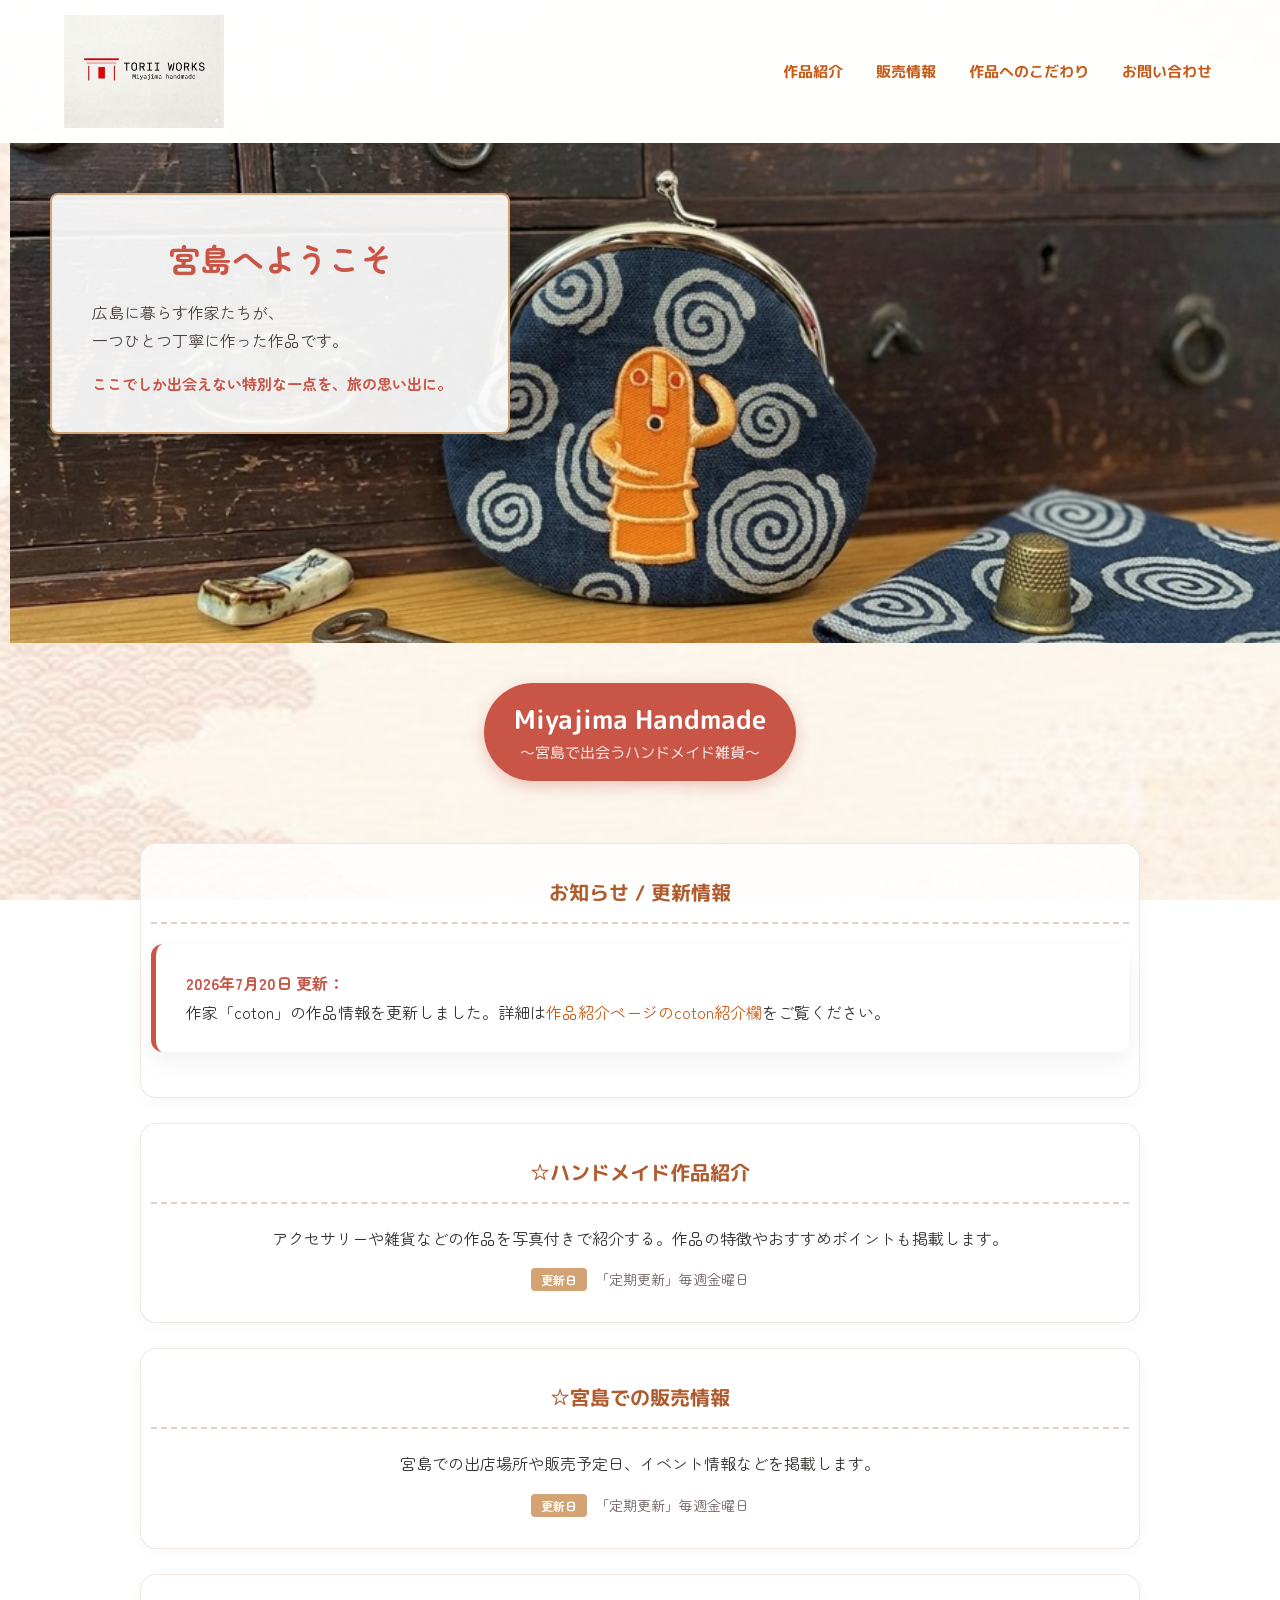
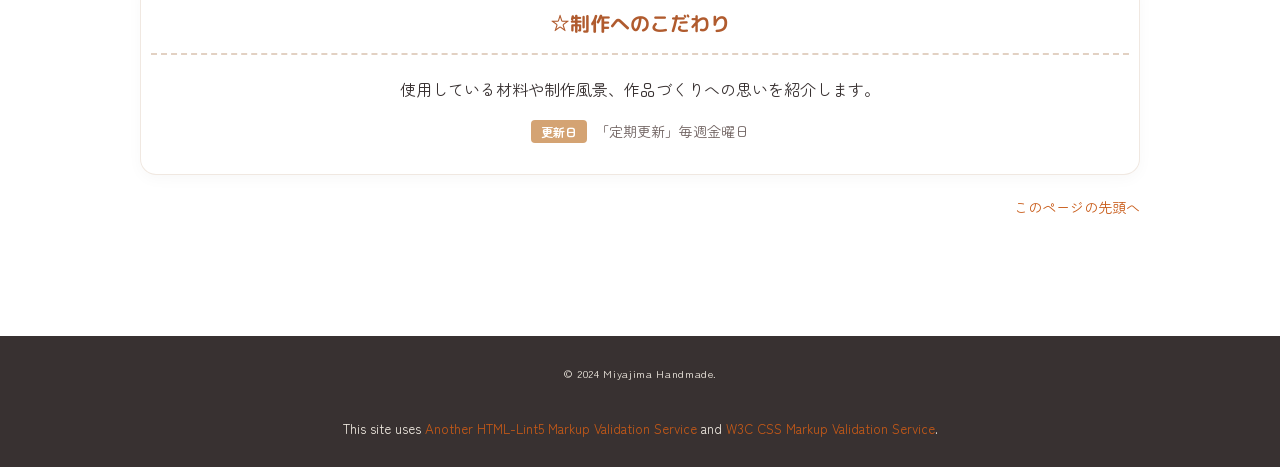
<file: index.html>
<!DOCTYPE html>
<html lang="ja">
<head>
    <meta charset="UTF-8">
    <meta name="viewport" content="width=device-width, initial-scale=1.0">
    <meta name="description" content="Miyajima Handmadeの公式トップページです。広島・宮島に暮らす作家たちが手掛ける、温かみのあるオリジナルハンドメイド雑貨をご紹介します。">
    <title>Miyajima Handmade ～宮島で出会うハンドメイド雑貨～：トップページ</title>
    <link rel="stylesheet" href="css/mystyle.css">
    
    <link rel="preconnect" href="https://fonts.googleapis.com">
    <link rel="preconnect" href="https://fonts.gstatic.com" crossorigin="anonymous">
    <link href="https://fonts.googleapis.com/css2?family=M+PLUS+Rounded+1c:wght@500;700&amp;family=Zen+Maru+Gothic:wght@400;500;700&amp;display=swap" rel="stylesheet">

    <style>
        .visually-hidden {
            position: absolute;
            width: 1px;
            height: 1px;
            padding: 0;
            margin: -1px;
            overflow: hidden;
            clip: rect(0, 0, 0, 0);
            border: 0;
        }
    </style>
</head> 

<body class="subpage">
     
      <div id="pagetop"></div>
      
    <header class="site-header">
        <a href="index.html" class="logo-wrapper">
            <img class="Logo" src="image/Logo.png" alt="トリイワークス" width="180" height="50">
        </a>

        <nav class="global-nav">
            <ul>
                <li><a href="point.html">作品紹介</a></li>
                <li><a href="bukken01.html">販売情報</a></li>
                <li><a href="company.html">作品へのこだわり</a></li>
                <li><a href="contact.html">お問い合わせ</a></li>
            </ul>
        </nav>
    </header>

    <main>
        <article class="hero-section page">
            <h1 class="visually-hidden">宮島へようこそ - Miyajima Handmade</h1>

            <div class="hero-image-container">
                <img src="image/topimage2.jpeg" alt="ハンドメイド雑貨" width="960" height="540">
            </div>
            
            <div class="catch">
                <p class="subhead" style="font-size: 2rem; font-weight: bold; margin: 0 0 10px 0;">宮島へようこそ</p>
                <p class="catch-text">広島に暮らす作家たちが、<br>一つひとつ丁寧に作った作品です。</p>
                <p class="catch-highlight"><strong>ここでしか出会えない特別な一点を、旅の思い出に。</strong></p>
            </div>
        </article>

        <div class="container">
            <div class="main-title-box">
                <h2>Miyajima Handmade<br><span>～宮島で出会うハンドメイド雑貨～</span></h2>
            </div>

            <div class="info-grid">
                <!-- 今回の課題(rep.12)で追加した「更新情報」セクション -->
                <section class="info-card page">
                    <h3>お知らせ / 更新情報</h3>
                    <div class="shadowbox" style="margin: 15px 0; border-left: 5px solid #c85546;">
                        <p style="text-align: left; margin: 0;">
                            <strong>2026年7月20日 更新：</strong><br>
                            作家「coton」の作品情報を更新しました。詳細は<a href="point.html#artist-coton">作品紹介ページのcoton紹介欄</a>をご覧ください。
                        </p>
                    </div>
                </section>

                <section class="info-card page">
                    <h3>☆ハンドメイド作品紹介</h3>
                    <p>アクセサリーや雑貨などの作品を写真付きで紹介する。作品の特徴やおすすめポイントも掲載します。</p>
                    <div class="update-tag"><span>更新日</span>「定期更新」毎週金曜日</div>
                </section>

                <section class="info-card page">
                    <h3>☆宮島での販売情報</h3>
                    <p>宮島での出店場所や販売予定日、イベント情報などを掲載します。</p>
                    <div class="update-tag"><span>更新日</span>「定期更新」毎週金曜日</div>
                </section>

                <section class="info-card page">
                    <h3>☆制作へのこだわり</h3>
                    <p>使用している材料や制作風景、作品づくりへの思いを紹介します。</p>
                    <div class="update-tag"><span>更新日</span>「定期更新」毎週金曜日</div>
                </section>
            </div>

             <p class="sentou" style="text-align: right; clear: both; margin-top: 20px;"><a href="#pagetop">このページの先頭へ</a></p>

        </div>
    </main>

    <footer>
        <p class="copyright"><small>&copy; 2024 Miyajima Handmade.</small></p>
        <br><small>This site uses <a href="http://www.htmllint.net/html-lint/htmllint.html#" target="_blank">
        Another HTML-Lint5 Markup Validation Service</a>
        and <a href="http://jigsaw.w3.org/css-validator/#validate_by_upload" target="_blank"> W3C CSS
        Markup Validation Service</a>.</small>
    </footer>

</body>
</html>
</file>
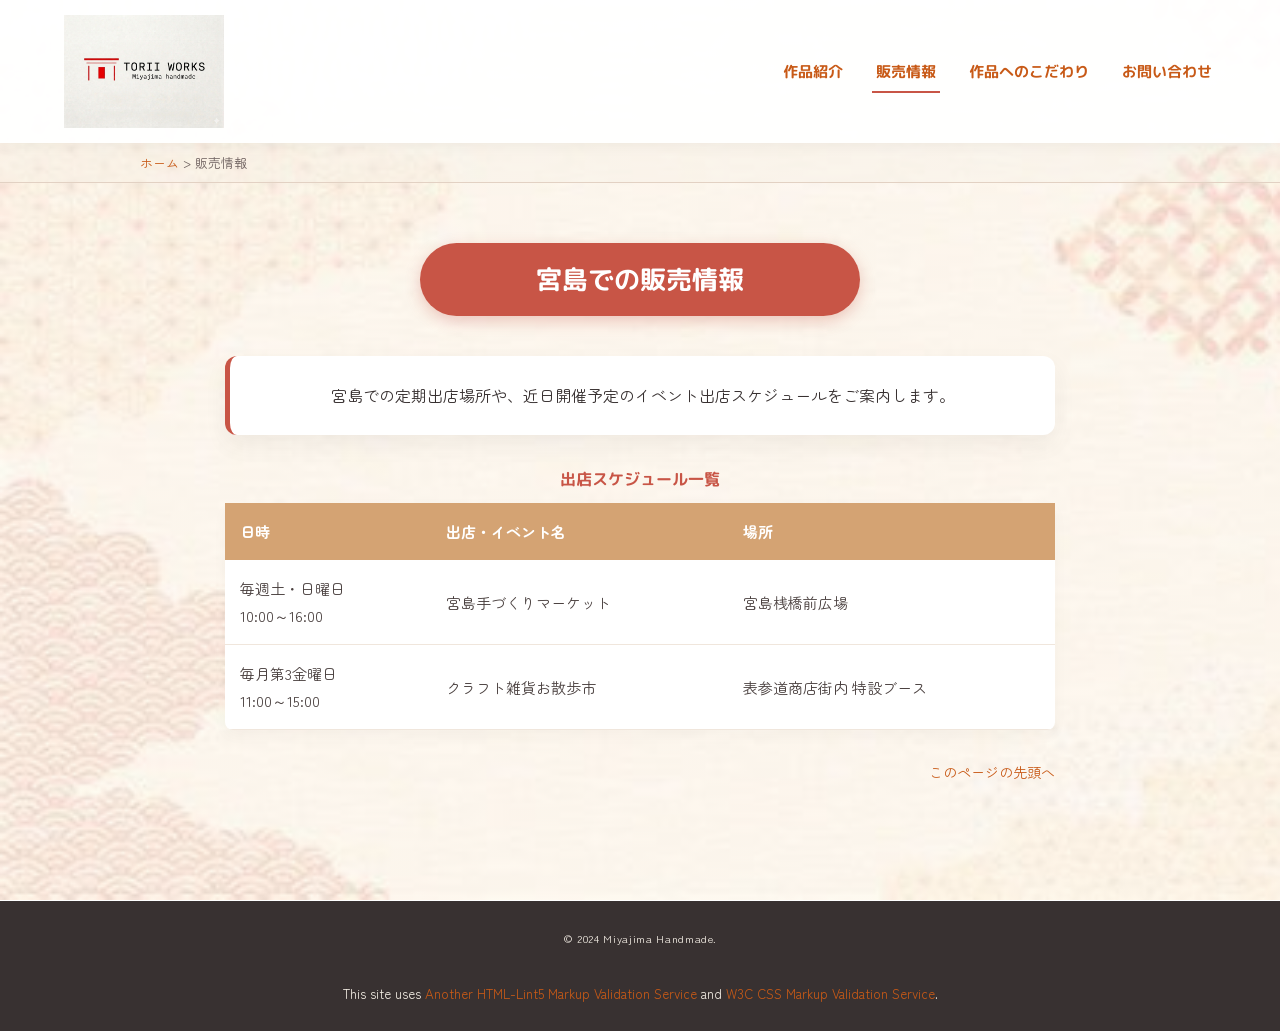
<file: bukken01.html>
<!DOCTYPE html>
<html lang="ja">
<head>
    <meta charset="UTF-8">
    <meta name="viewport" content="width=device-width, initial-scale=1.0">
    <meta name="description" content="Miyajima Handmadeの定期出店場所や、近日開催予定のイベント出店スケジュールをご案内します。">
    <title>販売情報｜Miyajima Handmade</title>
    <link rel="stylesheet" href="css/mystyle.css">

    <link rel="preconnect" href="https://fonts.googleapis.com">
    <link rel="preconnect" href="https://fonts.gstatic.com" crossorigin="anonymous">
    <link href="https://fonts.googleapis.com/css2?family=M+PLUS+Rounded+1c:wght@500;700&amp;family=Zen+Maru+Gothic:wght@400;500;700&amp;display=swap" rel="stylesheet">
</head>

<body class="subpage">
     
      <div id="pagetop"></div>
    <header class="site-header">
        <a href="index.html" class="logo-wrapper">
            <img class="Logo" src="image/Logo.png" alt="トリイワークス" width="180" height="50">
        </a>
        
    

        <nav class="global-nav">
            <ul>
                <li><a href="point.html">作品紹介</a></li>
                <li><a href="bukken01.html" class="active">販売情報</a></li>
                <li><a href="company.html">作品へのこだわり</a></li>
                <li><a href="contact.html">お問い合わせ</a></li>
            </ul>
        </nav>
    </header>

    <nav class="breadcrumb-wrapper">
        <div class="container">
            <p class="breadcrumb"><a href="index.html">ホーム</a>&nbsp;&gt;&nbsp;販売情報</p>
        </div>
    </nav>

    <main class="container sub-container">
        <article class="page">
            <h2 class="page-title">宮島での販売情報</h2>

            <div class="shadowbox">
                <p>宮島での定期出店場所や、近日開催予定のイベント出店スケジュールをご案内します。</p>
            </div>

            <table class="styled-table">
                <caption>出店スケジュール一覧</caption>
                <thead>
                    <tr>
                        <th>日時</th>
                        <th>出店・イベント名</th>
                        <th>場所</th>
                    </tr>
                </thead>
                <tbody>
                    <tr>
                        <td>毎週土・日曜日<br>10:00～16:00</td>
                        <td>宮島手づくりマーケット</td>
                        <td>宮島桟橋前広場</td>
                    </tr>
                    <tr>
                        <td>毎月第3金曜日<br>11:00～15:00</td>
                        <td>クラフト雑貨お散歩市</td>
                        <td>表参道商店街内 特設ブース</td>
                    </tr>
                </tbody>
            </table>

            <p class="sentou"><a href="#pagetop">このページの先頭へ</a></p>
        </article>
    </main>

    <footer>
        <p class="copyright"><small>&copy; 2024 Miyajima Handmade.</small></p>
        <br><small>This site uses <a href="http://www.htmllint.net/html-lint/htmllint.html#" target="_blank">
        Another HTML-Lint5 Markup Validation Service</a>
        and <a href="http://jigsaw.w3.org/css-validator/#validate_by_upload" target="_blank"> W3C CSS
        Markup Validation Service</a>.</small>
    </footer>

</body>
</html>
</file>
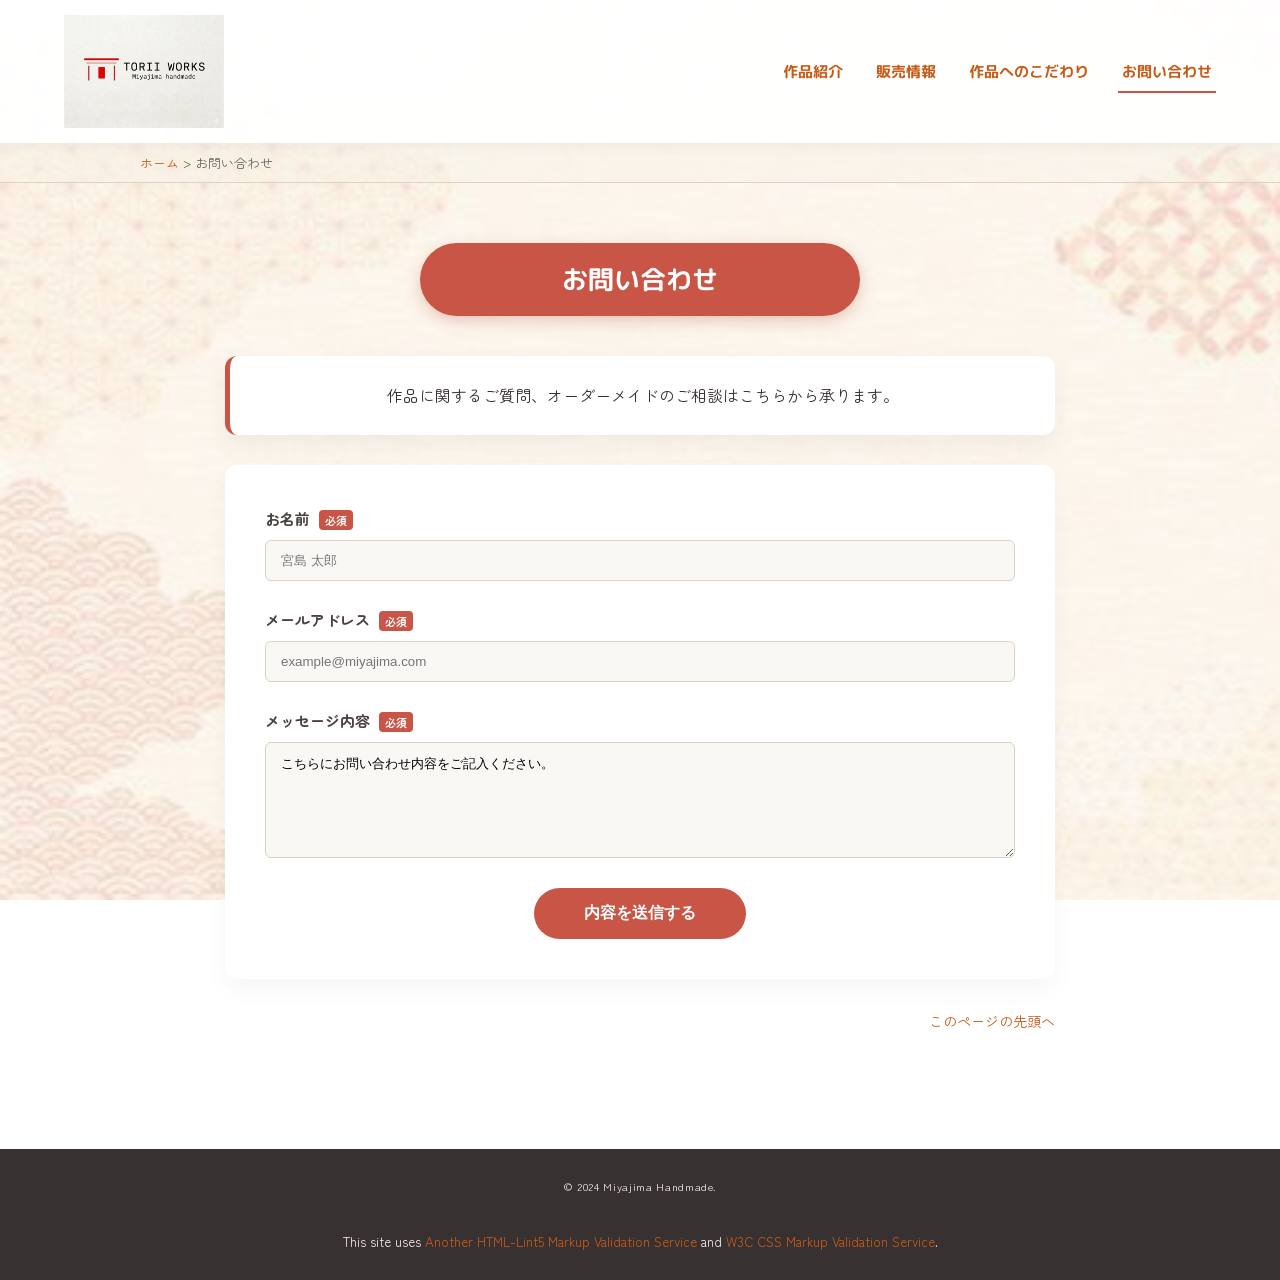
<file: contact.html>
<!DOCTYPE html>
<html lang="ja">
<head>
    <meta charset="UTF-8">
    <meta name="viewport" content="width=device-width, initial-scale=1.0">
    <meta name="description" content="Miyajima Handmadeへの作品に関するご質問、オーダーメイドのご相談はこちらのお問い合わせ窓口から承ります。">
    <title>お問い合わせ｜Miyajima Handmade</title>
    <link rel="stylesheet" href="css/mystyle.css">

    <link rel="preconnect" href="https://fonts.googleapis.com">
    <link rel="preconnect" href="https://fonts.gstatic.com" crossorigin="anonymous">
    <link href="https://fonts.googleapis.com/css2?family=M+PLUS+Rounded+1c:wght@500;700&amp;family=Zen+Maru+Gothic:wght@400;500;700&amp;display=swap" rel="stylesheet">
</head>


<body class="subpage">
     
      <div id="pagetop"></div>
    <header class="site-header">
        <a href="index.html" class="logo-wrapper">
            <img class="Logo" src="image/Logo.png" alt="トリイワークス" width="180" height="50">
        </a>

        <nav class="global-nav">
            <ul>
                <li><a href="point.html">作品紹介</a></li>
                <li><a href="bukken01.html">販売情報</a></li>
                <li><a href="company.html">作品へのこだわり</a></li>
                <li><a href="contact.html" class="active">お問い合わせ</a></li>
            </ul>
        </nav>
    </header>

    <nav class="breadcrumb-wrapper">
        <div class="container">
            <p class="breadcrumb"><a href="index.html">ホーム</a>&nbsp;&gt;&nbsp;お問い合わせ</p>
        </div>
    </nav>

    <main class="container sub-container">
        <article class="page">
            <h2 class="page-title">お問い合わせ</h2>

            <div class="shadowbox">
                <p>作品に関するご質問、オーダーメイドのご相談はこちらから承ります。</p>
            </div>

            <form action="#" method="post" class="contact-form">
                <div class="form-group">
                    <label for="name">お名前 <span class="required">必須</span></label>
                    <input type="text" id="name" name="name" placeholder="宮島 太郎" value="" required>
                </div>

                <div class="form-group">
                    <label for="email">メールアドレス <span class="required">必須</span></label>
                    <input type="email" id="email" name="email" placeholder="example@miyajima.com" value="" required>
                </div>

                <div class="form-group">
                    <label for="message">メッセージ内容 <span class="required">必須</span></label>
                    <textarea id="message" name="message" rows="6" placeholder="こちらにお問い合わせ内容をご記入ください" accesskey="m" tabindex="1" required>こちらにお問い合わせ内容をご記入ください。</textarea>
                </div>

                <div class="form-btn-wrapper">
                    <button type="submit" class="submit-btn" accesskey="s" tabindex="2">内容を送信する</button>
                </div>
            </form>

            <p class="sentou"><a href="#pagetop">このページの先頭へ</a></p>
        </article>
    </main>

    <footer>
        <p class="copyright"><small>&copy; 2024 Miyajima Handmade.</small></p>
        <br><small>This site uses <a href="http://www.htmllint.net/html-lint/htmllint.html#" target="_blank">
        Another HTML-Lint5 Markup Validation Service</a>
        and <a href="http://jigsaw.w3.org/css-validator/#validate_by_upload" target="_blank"> W3C CSS
        Markup Validation Service</a>.</small>
    </footer>

</body>
</html>
</file>
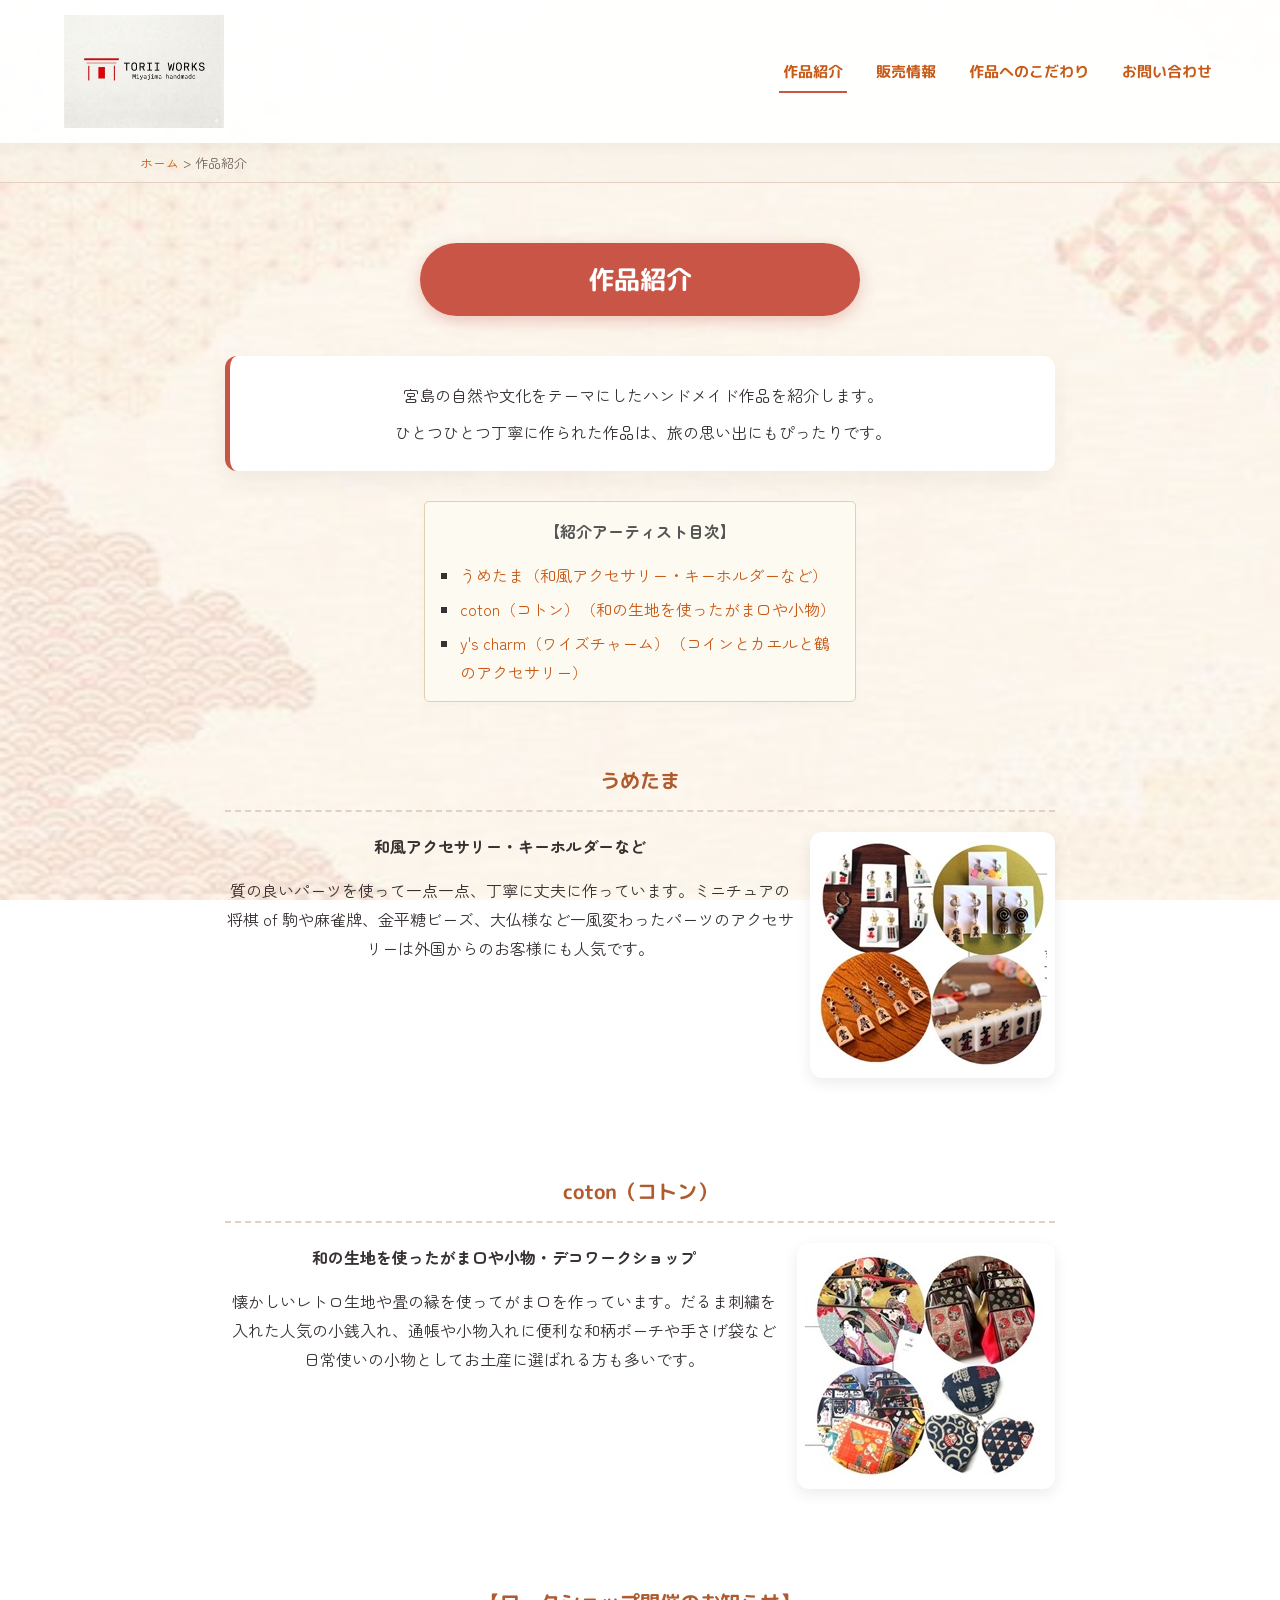
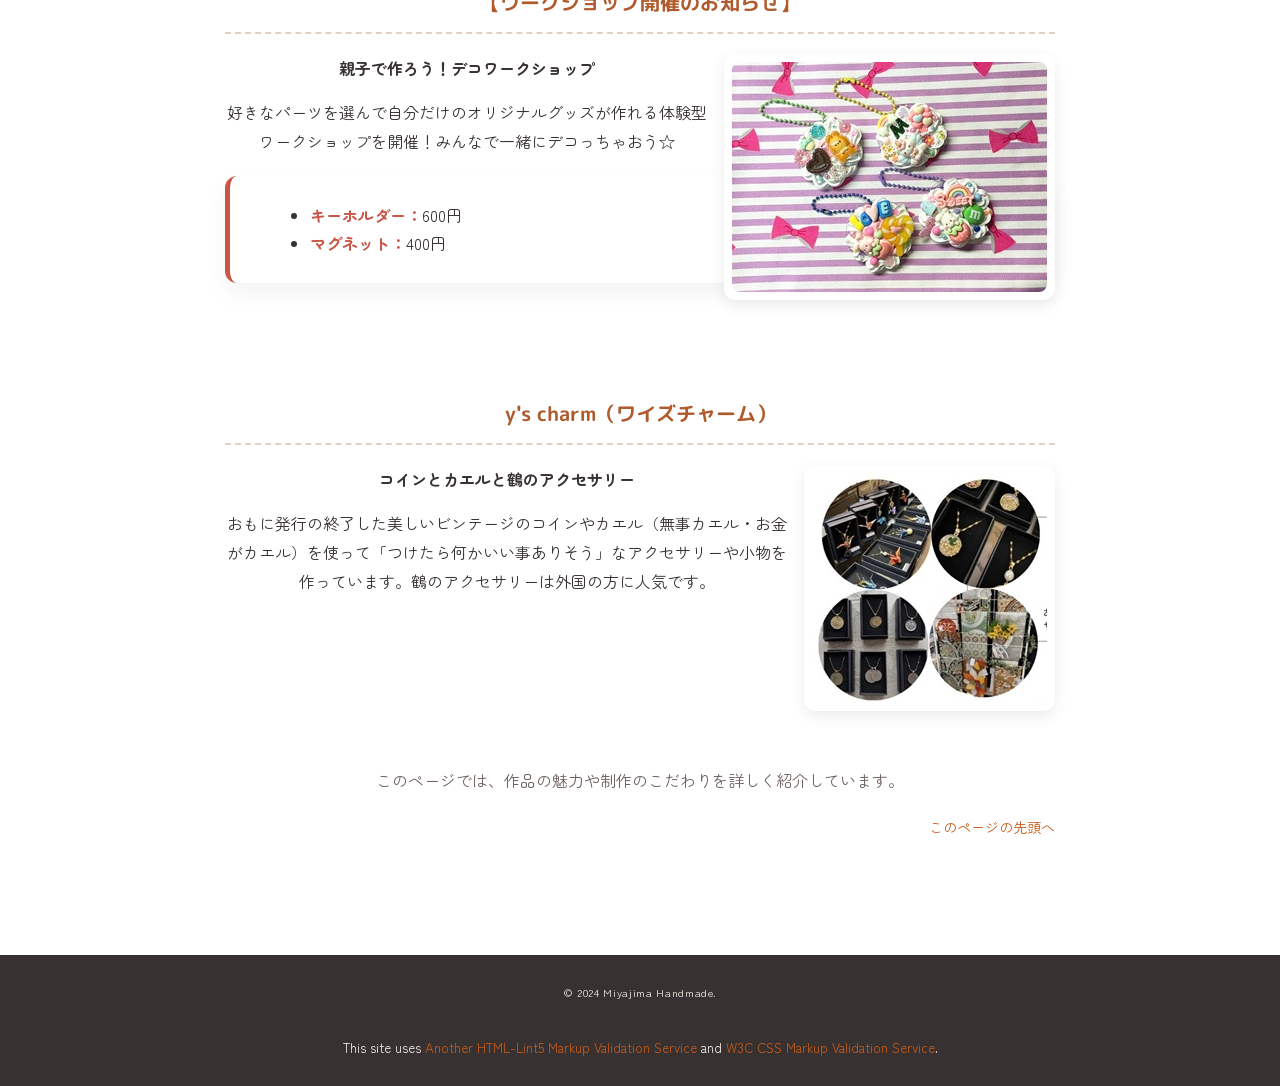
<file: point.html>
<!DOCTYPE html>
<html lang="ja">
<head>
    <meta charset="UTF-8">
    <meta name="viewport" content="width=device-width, initial-scale=1.0">
    <meta name="description" content="宮島の自然や文化をテーマにしたハンドメイド作家と、個性豊かなアクセサリーやがま口、和小物などの作品をご紹介します。">
    <title>作品紹介｜Miyajima Handmade</title>
    <link rel="stylesheet" href="css/mystyle.css">

    <link rel="preconnect" href="https://fonts.googleapis.com">
    <link rel="preconnect" href="https://fonts.gstatic.com" crossorigin="anonymous">
    <link href="https://fonts.googleapis.com/css2?family=M+PLUS+Rounded+1c:wght@500;700&amp;family=Zen+Maru+Gothic:wght@400;500;700&amp;display=swap" rel="stylesheet">
</head>

<body class="subpage">
     
      <div id="pagetop"></div>

    <header class="site-header">
        <a href="index.html" class="logo-wrapper">
            <img class="Logo" src="image/Logo.png" alt="トリイワークス" width="180" height="50">
        </a>


        <nav class="global-nav">
            <ul>
                <li><a href="point.html" class="active">作品紹介</a></li>
                <li><a href="bukken01.html">販売情報</a></li>
                <li><a href="company.html">作品へのこだわり</a></li>
                <li><a href="contact.html">お問い合わせ</a></li>
            </ul>
        </nav>
    </header>

    <nav class="breadcrumb-wrapper">
        <div class="container">
            <p class="breadcrumb"><a href="index.html">ホーム</a>&nbsp;&gt;&nbsp;作品紹介</p>
        </div>
    </nav>

    <main class="container sub-container">
        <article class="page">
            <h2 class="page-title">作品紹介</h2>

            <div class="shadowbox">
                <p>宮島の自然や文化をテーマにしたハンドメイド作品を紹介します。</p>
                <p>ひとつひとつ丁寧に作られた作品は、旅の思い出にもぴったりです。</p>
            </div>

            <div class="page-toc" style="background: #fdfaf2; padding: 15px; margin-bottom: 40px; border: 1px solid #e0d0b0; border-radius: 5px;">
                <p style="font-weight: bold; margin-top: 0; color: #555;">【紹介アーティスト目次】</p>
                <ul style="margin-bottom: 0; padding-left: 20px;">
                    <li style="margin-bottom: 5px;"><a href="#artist-umetama">うめたま（和風アクセサリー・キーホルダーなど）</a></li>
                    <li style="margin-bottom: 5px;"><a href="#artist-coton">coton（コトン）（和の生地を使ったがま口や小物）</a></li>
                    <li style="margin-bottom: 0;"><a href="#artist-yscharm">y's charm（ワイズチャーム）（コインとカエルと鶴のアクセサリー）</a></li>
                </ul>
            </div>

            <section class="artist-block" id="artist-umetama" style="display: flow-root; margin-bottom: 60px; padding-top: 20px;">
                <h3 class="artist-name" style="margin-top: 0;">うめたま</h3>
                <div class="artist-content" style="margin-top: 15px;">
                    <div class="img-card point-img"><img src="image/U.1.jpeg" alt="作品1" width="300" height="300"></div>
                    <p class="artist-tagline" style="font-weight: bold;">和風アクセサリー・キーホルダーなど</p>
                    <p class="artist-description">質の良いパーツを使って一点一点、丁寧に丈夫に作っています。ミニチュアの将棋 of 駒や麻雀牌、金平糖ビーズ、大仏様など一風変わったパーツのアクセサリーは外国からのお客様にも人気です。</p>
                </div>
            </section>

             <section class="artist-block" id="artist-coton" style="display: flow-root; margin-bottom: 60px; padding-top: 20px;">
    <h3 class="artist-name" style="margin-top: 0;">coton（コトン）</h3>
    <div class="artist-content" style="margin-top: 15px;">
        <div class="img-card point-img"><img src="image/C.1.jpeg" alt="作品1" width="300" height="300"></div>
        <p class="artist-tagline" style="font-weight: bold;">和の生地を使ったがま口や小物・デコワークショップ</p>
        <p class="artist-description">懐かしいレトロ生地や畳の縁を使ってがま口を作っています。だるま刺繍を入れた人気の小銭入れ、通帳や小物入れに便利な和柄ポーチや手さげ袋など日常使いの小物としてお土産に選ばれる方も多いです。</p>
    </div>
            </section>


            <section class="artist-block" id="workshop-coton" style="display: flow-root; margin-bottom: 60px; padding-top: 20px;">
                <h3 class="artist-name" style="margin-top: 0;">【ワークショップ開催のお知らせ】</h3>
                <div class="artist-content" style="margin-top: 15px;">
                    <div class="img-card point-img"><img src="image/C.2.jpeg" alt="ワークショップ案内" width="300" height="300"></div>
                    <p class="artist-tagline" style="font-weight: bold;">親子で作ろう！デコワークショップ</p>
                    <p class="artist-description">好きなパーツを選んで自分だけのオリジナルグッズが作れる体験型ワークショップを開催！みんなで一緒にデコっちゃおう☆</p>
                    <div class="shadowbox" style="margin-top: 20px; text-align: left;">
                        <ul style="margin: 0; padding-left: 50px; line-height: 1.8;">
                            <li><strong>キーホルダー：</strong>600円</li>
                            <li><strong>マグネット：</strong>400円</li>
                        </ul>
                    </div>
                </div>
            </section>

            <section class="artist-block" id="artist-yscharm" style="display: flow-root; margin-bottom: 40px; padding-top: 20px;">
                <h3 class="artist-name" style="margin-top: 0;">y's charm（ワイズチャーム）</h3>
                <div class="artist-content" style="margin-top: 15px;">
                    <div class="img-card point-img"><img src="image/Y.1.jpeg" alt="作品1" width="300" height="300"></div>
                    <p class="artist-tagline" style="font-weight: bold;">コインとカエルと鶴のアクセサリー</p>
                    <p class="artist-description">おもに発行の終了した美しいビンテージのコインやカエル（無事カエル・お金がカエル）を使って「つけたら何かいい事ありそう」なアクセサリーや小物を作っています。鶴のアクセサリーは外国の方に人気です。</p>
                </div>
            </section>

            <p class="intro-footer-text" style="margin-top: 40px; clear: both;">
                このページでは、作品の魅力や制作のこだわりを詳しく紹介しています。
            </p>

            <p class="sentou" style="text-align: right; clear: both; margin-top: 20px;"><a href="#pagetop">このページの先頭へ</a></p>
        </article>
    </main>

    <footer>
        <p class="copyright"><small>&copy; 2024 Miyajima Handmade.</small></p>
        <br><small>This site uses <a href="http://www.htmllint.net/html-lint/htmllint.html#" target="_blank">
        Another HTML-Lint5 Markup Validation Service</a>
        and <a href="http://jigsaw.w3.org/css-validator/#validate_by_upload" target="_blank"> W3C CSS
        Markup Validation Service</a>.</small>
    </footer>

</body>
</html>
</file>
<file: css/mystyle.css>
@charset "UTF-8";

html {
    scroll-behavior: smooth;
}

body {
    background-image: linear-gradient(rgba(253, 251, 247, 0.6), rgba(253, 251, 247, 0.6)), url("../image/background.jpeg");
    background-size: cover;        
    background-repeat: no-repeat;    
    background-attachment: fixed;
    color: #383131; 
    font-family: "Zen Maru Gothic", "メイリオ", sans-serif;
    margin: 0;
    padding: 0;
    line-height: 1.8;
}

.container {
    max-width: 1000px;
    margin: 0 auto;
    padding: 40px 20px;
}

.sub-container {
    max-width: 850px;
}

.page {
    padding-left: 10px !important;
    padding-right: 10px !important;
}

/* --- ヘッダー・固定表示 --- */
.site-header {
    display: flex;
    justify-content: space-between;
    align-items: center;
    padding: 15px 5%;
    background-color: rgba(255, 255, 255, 0.95);
    box-shadow: 0 2px 15px rgba(0, 0, 0, 0.05);
    
    position: sticky;
    top: 0;
    z-index: 999;
}

.logo-wrapper {
    display: inline-block;
    position: relative;
    z-index: 1000;
}

.Logo {
    width: 160px;
    height: auto;
    display: block;
    transition: opacity 0.3s ease;
}

.global-nav {
    position: relative;
    z-index: 1000;
}

.global-nav ul {
    list-style: none;
    margin: 0;
    padding: 0;
    display: flex;
    gap: 25px;
}

.global-nav li {
    font-weight: 700;
    font-family: "M PLUS Rounded 1c", sans-serif;
}


.global-nav a {
    color: #504443;
    text-decoration: none;
    font-size: 15px;
    position: relative;
    padding: 8px 4px;
    display: block;
    cursor: pointer;
}

.global-nav a::after {
    content: '';
    position: absolute;
    bottom: 0;
    left: 0;
    width: 0;
    height: 2px;
    background-color: #c85546; 
    transition: width 0.3s ease;
}

.global-nav a.active::after {
    width: 100%;
}

.global-nav a:hover {
    color: #c85546;
}

.global-nav a:hover::after {
    width: 100%;
}

/* --- パンくず・ページ先頭リンク --- */
.breadcrumb-wrapper {
    background-color: rgba(245, 239, 230, 0.4); 
    padding: 8px 0;
    border-bottom: 1px solid #e2d1c3;
}

.breadcrumb-wrapper .container {
    padding-top: 0;
    padding-bottom: 0;
}

.breadcrumb {
    margin: 0;
    font-size: 13px;
    color: #706361;
    text-align: left;
}

.sentou {
    clear: both;
    text-align: right !important;
    margin-top: 30px;
    font-size: 14px;
}

/* --- 見出し・本文 --- */
h1, h2, h3 {
    font-family: "M PLUS Rounded 1c", sans-serif;
    margin-top: 0;
}

.main-title-box {
    text-align: center;
    margin-bottom: 40px;
}

h2 {
    font-size: 26px;
    text-align: center;
    color: #ffffff;
    background-color: #c85546; 
    padding: 18px 30px;
    border-radius: 50px; 
    display: inline-block;
    box-shadow: 0 5px 15px rgba(200, 85, 70, 0.3);
    line-height: 1.4;
}

h2 span {
    font-size: 15px;
    font-weight: normal;
    display: block;
    margin-top: 5px;
    opacity: 0.9;
}

.page-title {
    display: block;
    margin: 20px auto 40px;
    max-width: 380px; 
}

h3 {
    font-size: 20px;
    text-align: center;
    color: #b05b2e; 
    padding-bottom: 12px;
    border-bottom: 2px dashed #e2d1c3;
    margin-bottom: 20px;
}

p {
    font-size: 16px;
    text-align: center;
    margin: 0 0 15px 0;
}

strong {
    color: #c85546;
    font-weight: 700;
}

/* --- メインビジュアル --- */
.hero-section {
    position: relative;
    width: 100%;
    height: 500px;
    overflow: hidden;
    z-index: 1;
}

.hero-image-container {
    width: 100%;
    height: 100%;
}

.hero-section img {
    width: 100%;
    height: 100%;
    object-fit: cover; 
}

.catch {
    position: absolute;
    top: 50px;       
    left: 50px;      
    background-color: rgba(255, 255, 255, 0.92);
    border: 2px solid #d4a373; 
    padding: 35px 40px;
    border-radius: 8px;
    box-shadow: 0 10px 30px rgba(0,0,0,0.15);
    text-align: left; 
    width: 80%;
    max-width: 460px;
    box-sizing: border-box;
}

.catch .subhead {
    color: #c85546;
    font-size: 30px;
    margin-bottom: 15px;
    font-weight: 700;
}

.catch-text, .catch-highlight {
    font-size: 16px;
    color: #4a403f;
    text-align: left; 
}

.catch-highlight {
    font-size: 15px;
    margin-top: 15px;
    margin-bottom: 0;
}

/* --- カード・レイアウト --- */
.info-grid {
    display: flex;
    flex-direction: column;
    gap: 25px;
    margin-top: 20px;
}

.info-card {
    background: rgba(255, 255, 255, 0.85);
    border: 1px solid rgba(226, 209, 195, 0.5);
    padding: 30px;
    border-radius: 16px;
    box-shadow: 0 4px 15px rgba(0, 0, 0, 0.03);
}

.update-tag {
    text-align: center;
    font-size: 14px;
    color: #706361;
    margin-top: 15px;
}

.update-tag span {
    background-color: #d4a373;
    color: #ffffff;
    padding: 3px 10px;
    border-radius: 4px;
    margin-right: 8px;
    font-size: 12px;
    font-weight: 700;
}

.shadowbox {
    box-shadow: 0 10px 25px rgba(0, 0, 0, 0.05);
    padding: 25px 30px;
    margin: 30px 0;
    background-color: #ffffff;
    border-radius: 12px;
    border-left: 5px solid #c85546;
}

.shadowbox p { margin-bottom: 8px; }
.shadowbox p:last-child { margin-bottom: 0; }

.list-wrapper {
    display: flex;
    justify-content: center;
    margin: 35px 0;
}

.handlist {
    list-style-image: url("../image/icon.png");
    padding-left: 20px;
    margin: 0;
}

.handlist li {
    font-size: 18px;
    font-weight: 500;
    margin-bottom: 12px;
    color: #4a403f;
}

.flex-img {
    display: flex;
    gap: 20px;
    justify-content: center;
    margin: 40px 0;
}

.img-card {
    min-width: 200px;
    overflow: hidden;
    border-radius: 12px;
    box-shadow: 0 5px 15px rgba(0,0,0,0.08);
    background-color: #ffffff;
    padding: 8px; 
}

.img-card img {
    width: 100%;
    height: auto;
    display: block;
    border-radius: 8px;
}

.point-img {
    float: right;
    margin-left: 15px;
    margin-bottom: 15px;
}

.intro-footer-text {
    color: #706361;
    margin-top: 40px;
}

.styled-table {
    width: 100%;
    border-collapse: collapse; 
    margin: 20px 0;
    font-size: 15px;
    background-color: #ffffff;
    box-shadow: 0 5px 15px rgba(0, 0, 0, 0.03);
    border-radius: 8px;
    overflow: hidden;
}

.styled-table caption {
    caption-side: top;
    font-family: "M PLUS Rounded 1c", sans-serif;
    font-weight: 700;
    color: #c85546;
    margin-bottom: 10px;
    font-size: 16px;
}

.styled-table th {
    background-color: #d4a373;
    color: #ffffff;
    text-align: left;
    font-weight: bold;
    padding: 15px;
}

.styled-table td {
    padding: 15px;
    border-bottom: 1px solid #f0e6dc;
    color: #4a403f;
}

/* --- フォーム --- */
.contact-form {
    background: #ffffff;
    padding: 40px;
    border-radius: 12px;
    box-shadow: 0 10px 25px rgba(0,0,0,0.04);
    margin-top: 30px;
}

.form-group {
    margin-bottom: 25px;
    display: flex;
    flex-direction: column;
    gap: 8px;
}

.form-group label {
    font-weight: 700;
    color: #4a403f;
    font-size: 15px;
    text-align: left;
}

.required {
    background: #c85546;
    color: #fff;
    font-size: 11px;
    padding: 2px 6px;
    border-radius: 4px;
    margin-left: 5px;
}

.form-group input[type="text"],
.form-group input[type="email"],
.form-group textarea {
    width: 100%;
    padding: 12px 15px;
    border: 1px solid #dcd1c4;
    border-radius: 6px;
    background-color: #faf8f5;
    box-sizing: border-box;
}

.form-btn-wrapper {
    text-align: center;
    margin-top: 30px;
}

.submit-btn {
    background-color: #c85546;
    color: #ffffff;
    border: none;
    padding: 15px 50px;
    font-size: 16px;
    font-weight: 700;
    border-radius: 30px;
    cursor: pointer;
}

/* --- フッター --- */
footer {
    background-color: #383131; 
    color: #f5efe6;
    padding: 25px 0;
    margin-top: 60px;
    text-align: center;
}

.copyright {
    margin: 0;
    font-size: 13px;
    letter-spacing: 0.05em;
}

.content-section {
    overflow: hidden;
    margin-bottom: 30px;
}

.content-section.clear { clear: both; }

.artist-block {
    display: flow-root;
    margin-bottom: 40px;
    padding-top: 20px;
    scroll-margin-top: 140px; 
}


h3.text-left {
    text-align: left;
    border-bottom: none;
    padding-bottom: 0;
    margin-bottom: 10px;
}

p.text-left { text-align: left; }
.artist-content { margin-top: 15px; }
.bold-text { font-weight: bold; }

.page-toc {
    background-color: #ffffff;
    border: 1px solid #e2d1c3;
    border-radius: 8px;
    padding: 20px;
    margin: 30px auto;
    max-width: 400px;
    text-align: left;
    box-shadow: 0 4px 10px rgba(0,0,0,0.02);
}

.toc-title {
    font-family: "M PLUS Rounded 1c", sans-serif;
    font-weight: 700;
    color: #b05b2e;
    margin-bottom: 10px;
    text-align: center;
    font-size: 16px;
}

.page-toc ul {
    list-style-type: square;
    margin: 0;
    padding-left: 20px;
}

.page-toc li { margin-bottom: 8px; }

/* --- リンク色 --- */
a:link {
    color: #c85a17;
    text-decoration: none; 
}
a:visited {
    color: #9c4610;        
}
a:hover {
    color: #ff7f27;
    text-decoration: underline; 
}
a:active {
    color: #e03d00;        
}

/* --- レスポンシブ --- */
@media (max-width: 600px) {
    .point-img {
        float: none;
        margin-left: 0;
        margin-bottom: 15px;
        text-align: center;
    }
    .img-card.point-img {
        max-width: 100%;
        display: block;
    }
    .site-header {
        flex-direction: column;
        gap: 15px;
        padding: 15px;
    }
    .global-nav ul { gap: 15px; }
    .hero-section { height: 350px; }
    .catch {
        position: absolute;
        top: 50%;
        left: 50%;
        transform: translate(-50%, -50%);
        padding: 25px 20px;
        width: 90%;
        text-align: center; 
    }
    .catch-text, .catch-highlight, .catch .subhead { text-align: center; }
    .flex-img { flex-direction: column; align-items: center; }
    .img-card { width: 100%; max-width: 350px; }
    .styled-table th, .styled-table td { padding: 10px; font-size: 14px; }
} 

/* --- 印刷用 --- */
@media print {
    .site-header, 
    .global-nav, 
    .breadcrumb-wrapper, 
    .sentou, 
    .page-toc, 
    footer {
        display: none !important;
    }
    body {
        background: #fff !important;
        color: #000 !important;
        font-family: serif; 
        font-size: 12pt;
    }
    .container {
        width: 100% !important;
        max-width: 100% !important;
        padding: 0 !important;
        margin: 0 !important;
    }
    img {
        max-width: 100% !important;
        height: auto !important;
    }
}
</file>
